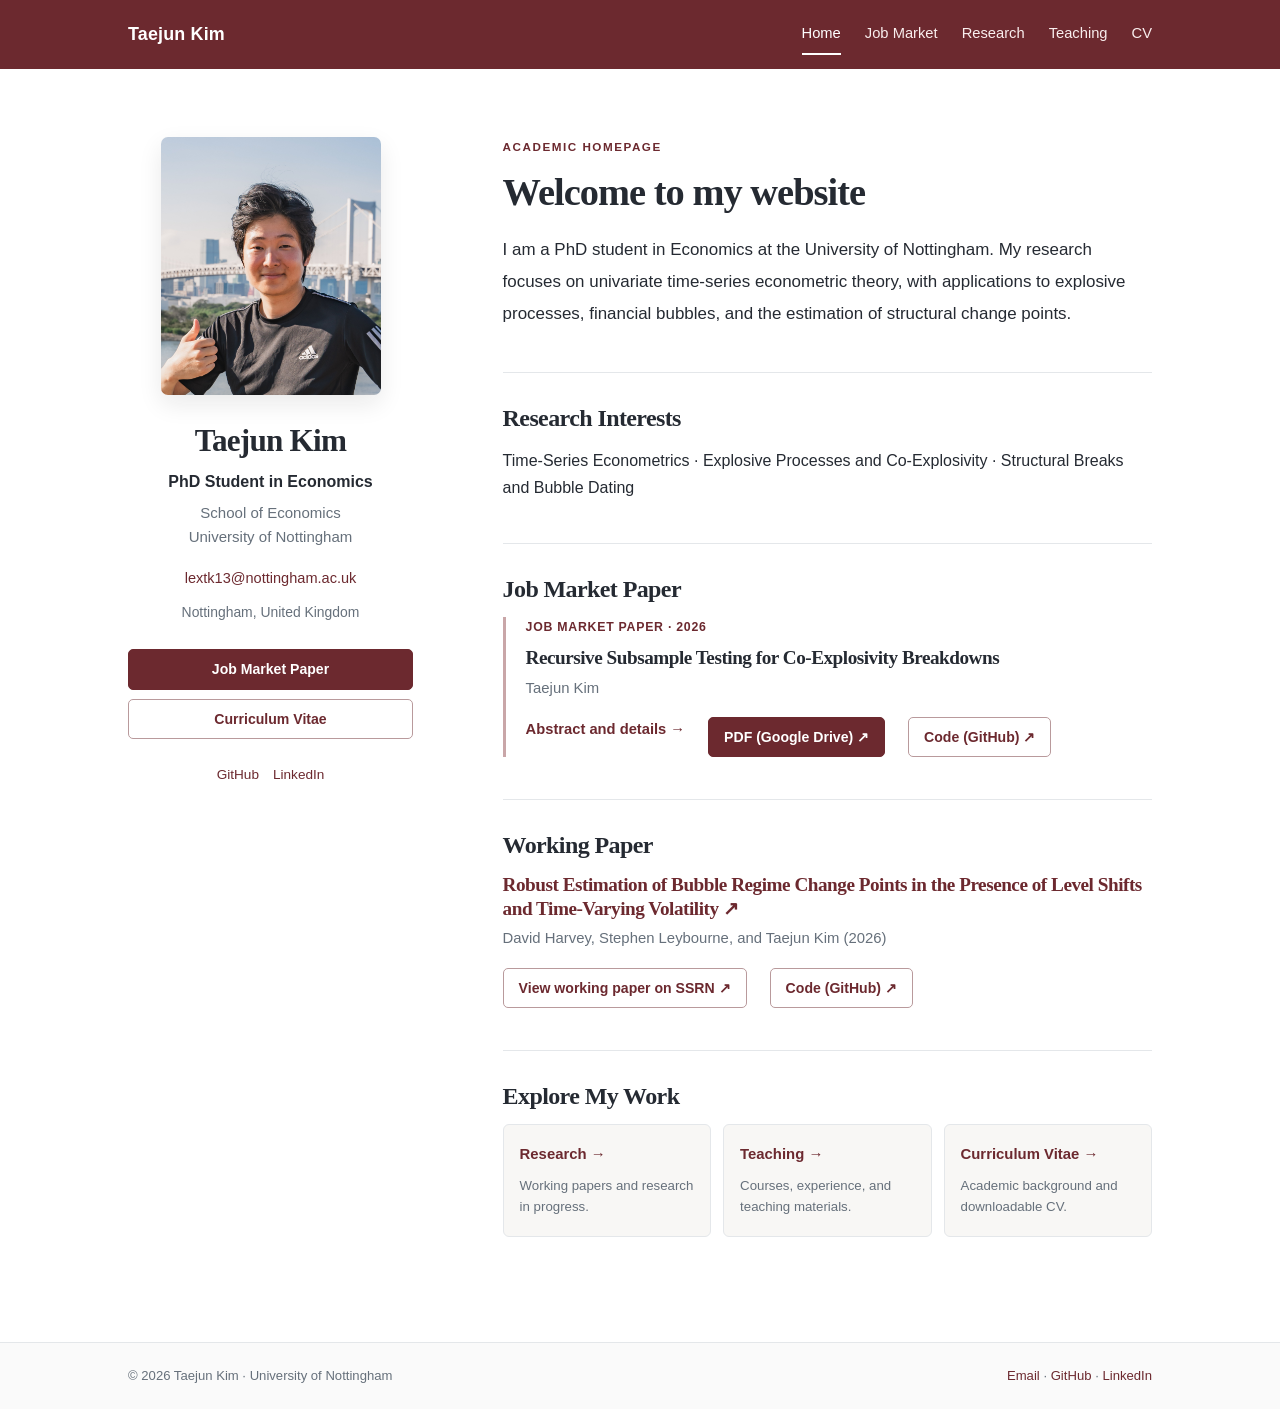
<file: docs/index.html>
<!doctype html>
<html lang="en">
<head>
  <meta charset="utf-8">
  <meta name="viewport" content="width=device-width, initial-scale=1">
  <meta name="description" content="Taejun Kim — PhD Student in Economics at University of Nottingham. Research, job market paper, teaching, and CV.">
  <title>Home | Taejun Kim</title>
  <link rel="stylesheet" href="assets/styles.css">
</head>
<body>
  <a class="skip-link" href="#main">Skip to main content</a>
  <header class="site-header">
    <div class="nav-shell">
      <a class="site-brand" href="index.html">Taejun Kim</a>
      <nav class="nav-links" aria-label="Main navigation">
        <a href="index.html" aria-current="page">Home</a>
        <a href="jobmarket.html" >Job Market</a>
        <a href="research.html" >Research</a>
        <a href="teaching.html" >Teaching</a>
        <a href="cv.html" >CV</a>
      </nav>
    </div>
  </header>

  <main id="main" class="page-shell">
<div class="home-grid">
  <aside class="profile-panel">
      <img class="profile-photo" src="assets/profile.jpg" alt="Portrait of Taejun Kim">
    <h1>Taejun Kim</h1>
    <p class="role">PhD Student in Economics</p>
    <p class="institution">School of Economics<br>University of Nottingham</p>
    <a class="email-link" href="mailto:lextk13@nottingham.ac.uk">lextk13@nottingham.ac.uk</a>
<p class="location">Nottingham, United Kingdom</p>    <div class="profile-actions">
      <a class="button button-solid" href="jobmarket.html">Job Market Paper</a>
      <a class="button button-outline" href="cv.html">Curriculum Vitae</a>
    </div>
      <div class="social-links">
<a href="https://github.com/teejuun123-dev">GitHub</a><a href="https://www.linkedin.com/in/taejun-kim-a234b7149/" target="_blank" rel="noopener noreferrer">LinkedIn</a>      </div>
  </aside>

  <div class="home-content">
    <p class="eyebrow">Academic Homepage</p>
    <h2 class="welcome-title">Welcome to my website</h2>
    <p class="lead">I am a PhD student in Economics at the University of Nottingham. My research focuses on univariate time-series econometric theory, with applications to explosive processes, financial bubbles, and the estimation of structural change points.</p>

    <section class="section-block" aria-labelledby="interests-heading">
      <h2 id="interests-heading">Research Interests</h2>
      <p>Time-Series Econometrics · Explosive Processes and Co-Explosivity · Structural Breaks and Bubble Dating</p>
    </section>

    <section class="section-block" aria-labelledby="jmb-heading">
      <h2 id="jmb-heading">Job Market Paper</h2>
      <div class="featured-paper">
        <p class="paper-kicker">Job Market Paper · 2026</p>
        <h3><a href="jobmarket.html">Recursive Subsample Testing for Co-Explosivity Breakdowns</a></h3>
        <p class="muted">Taejun Kim</p>
        <p></p>
        <div class="resource-links">
          <a href="jobmarket.html">Abstract and details →</a>
<a class="button button-solid" href="https://drive.google.com/file/d/1rCjl1uoClClzIveW8x3iBroIBQDiQ9-v/view?usp=drive_link" target="_blank" rel="noopener noreferrer">PDF (Google Drive) ↗</a>
<a class="button button-outline" href="https://github.com/teejuun123-dev/recursive-coexplosivity-breakdowns" target="_blank" rel="noopener noreferrer">Code (GitHub) ↗</a>        </div>
      </div>
    </section>

    <section class="section-block" aria-labelledby="working-paper-heading">
      <h2 id="working-paper-heading">Working Paper</h2>
      <h3><a href="https://papers.ssrn.com/sol3/papers.cfm?abstract_id=7692000" target="_blank" rel="noopener noreferrer">Robust Estimation of Bubble Regime Change Points in the Presence of Level Shifts and Time-Varying Volatility ↗</a></h3>
      <p class="muted">David Harvey, Stephen Leybourne, and Taejun Kim (2026)</p>
      <div class="resource-links">
        <a class="button button-outline" href="https://papers.ssrn.com/sol3/papers.cfm?abstract_id=7692000" target="_blank" rel="noopener noreferrer">View working paper on SSRN ↗</a>
        <a class="button button-outline" href="https://github.com/teejuun123-dev/sBIC_level_shift" target="_blank" rel="noopener noreferrer">Code (GitHub) ↗</a>
      </div>
    </section>

    <section class="section-block" aria-labelledby="explore-heading">
      <h2 id="explore-heading">Explore My Work</h2>
      <div class="explore-cards">
        <a class="explore-card" href="research.html"><strong>Research →</strong><span>Working papers and research in progress.</span></a>
        <a class="explore-card" href="teaching.html"><strong>Teaching →</strong><span>Courses, experience, and teaching materials.</span></a>
        <a class="explore-card" href="cv.html"><strong>Curriculum Vitae →</strong><span>Academic background and downloadable CV.</span></a>
      </div>
    </section>
  </div>
</div>
  </main>

  <footer class="site-footer">
    <div class="footer-shell">
      <span>© 2026 Taejun Kim · University of Nottingham</span>
      <span><a href="mailto:lextk13@nottingham.ac.uk">Email</a> · <a href="https://github.com/teejuun123-dev">GitHub</a> · <a href="https://www.linkedin.com/in/taejun-kim-a234b7149/" target="_blank" rel="noopener noreferrer">LinkedIn</a></span>
    </div>
  </footer>
</body>
</html>
</file>
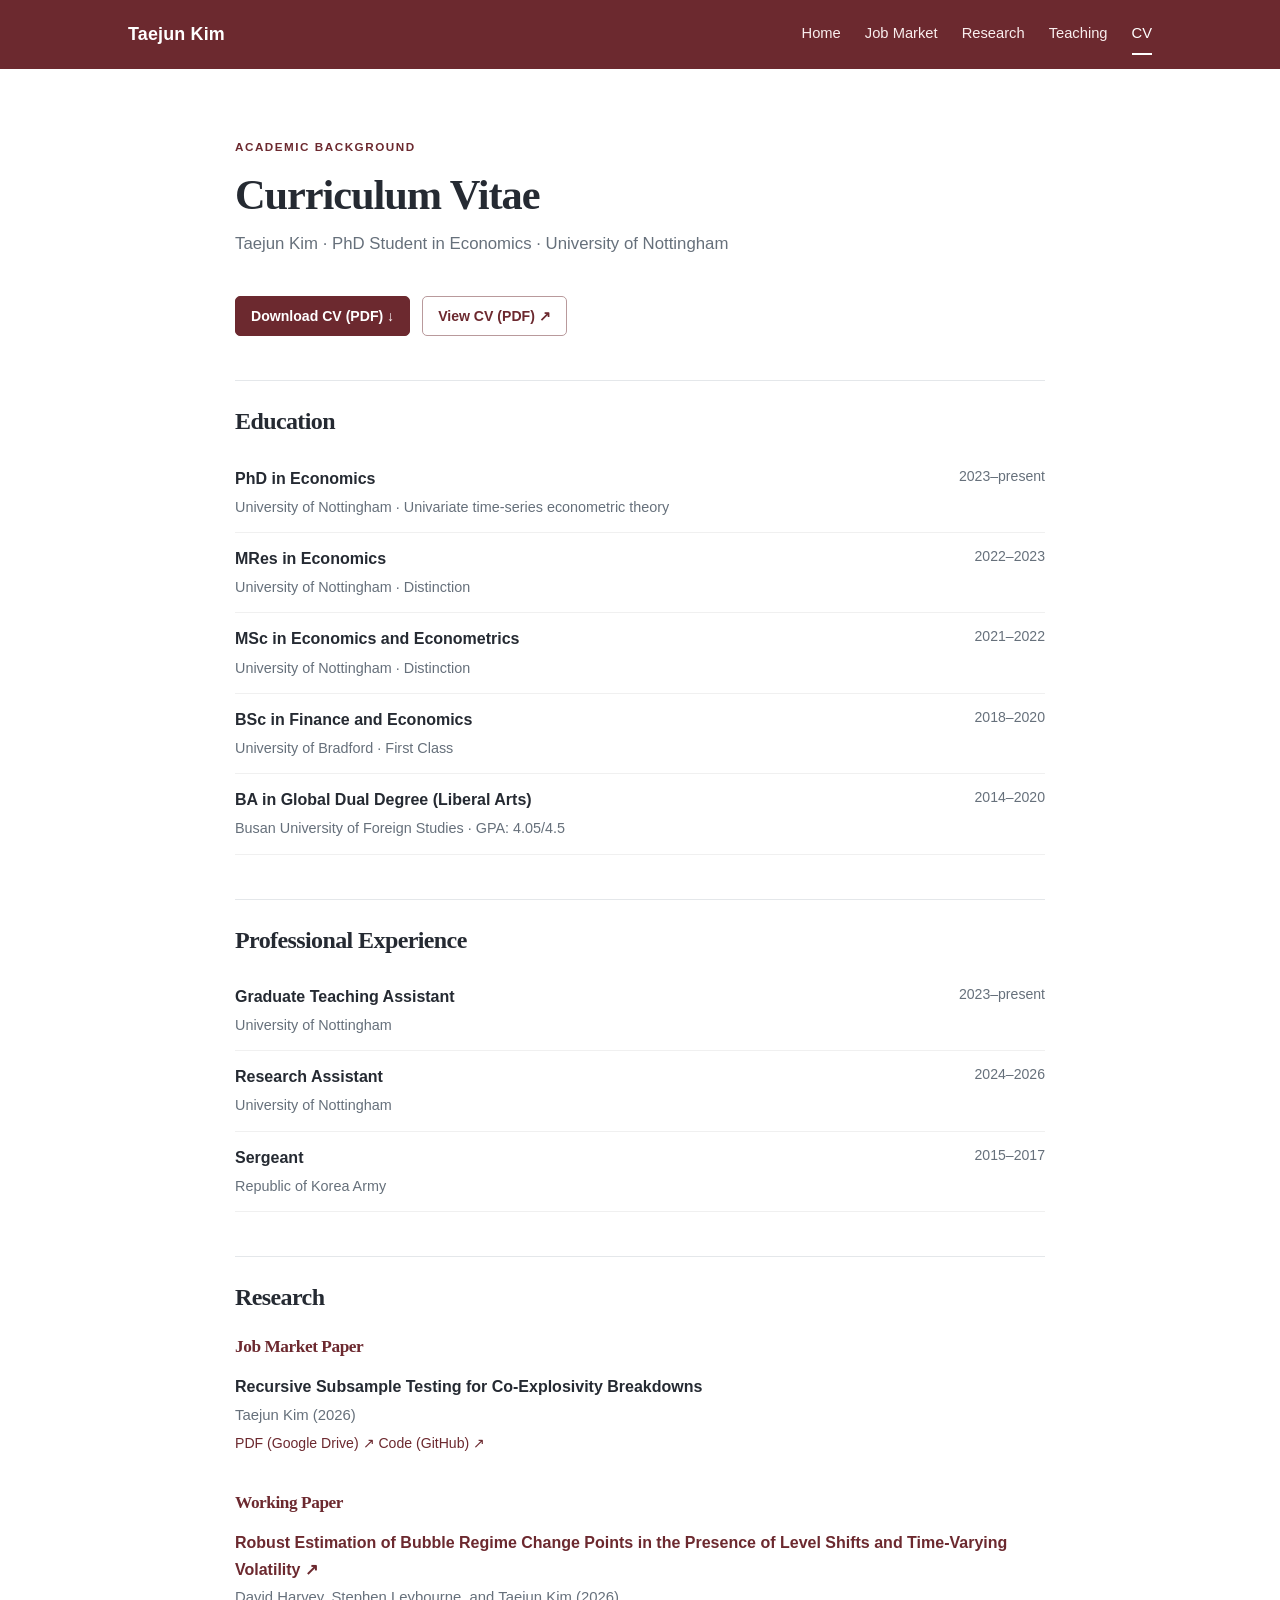
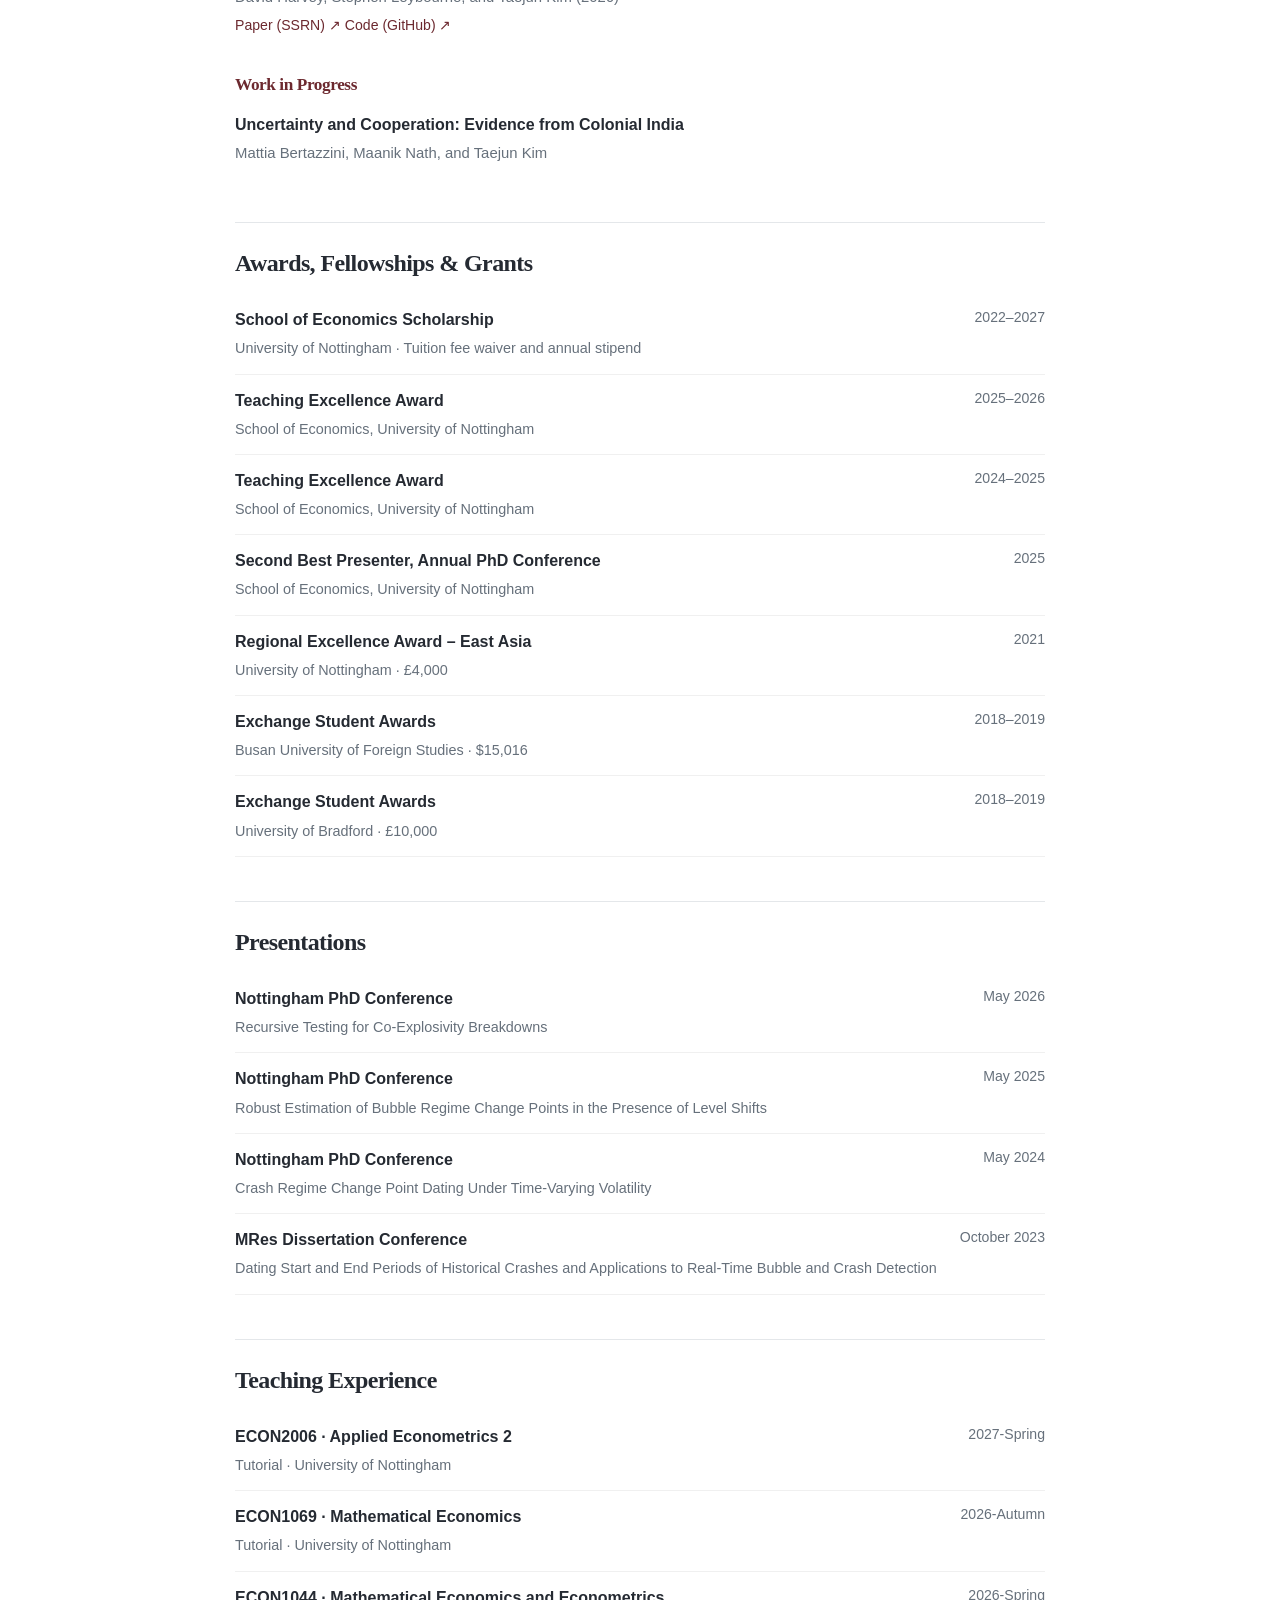
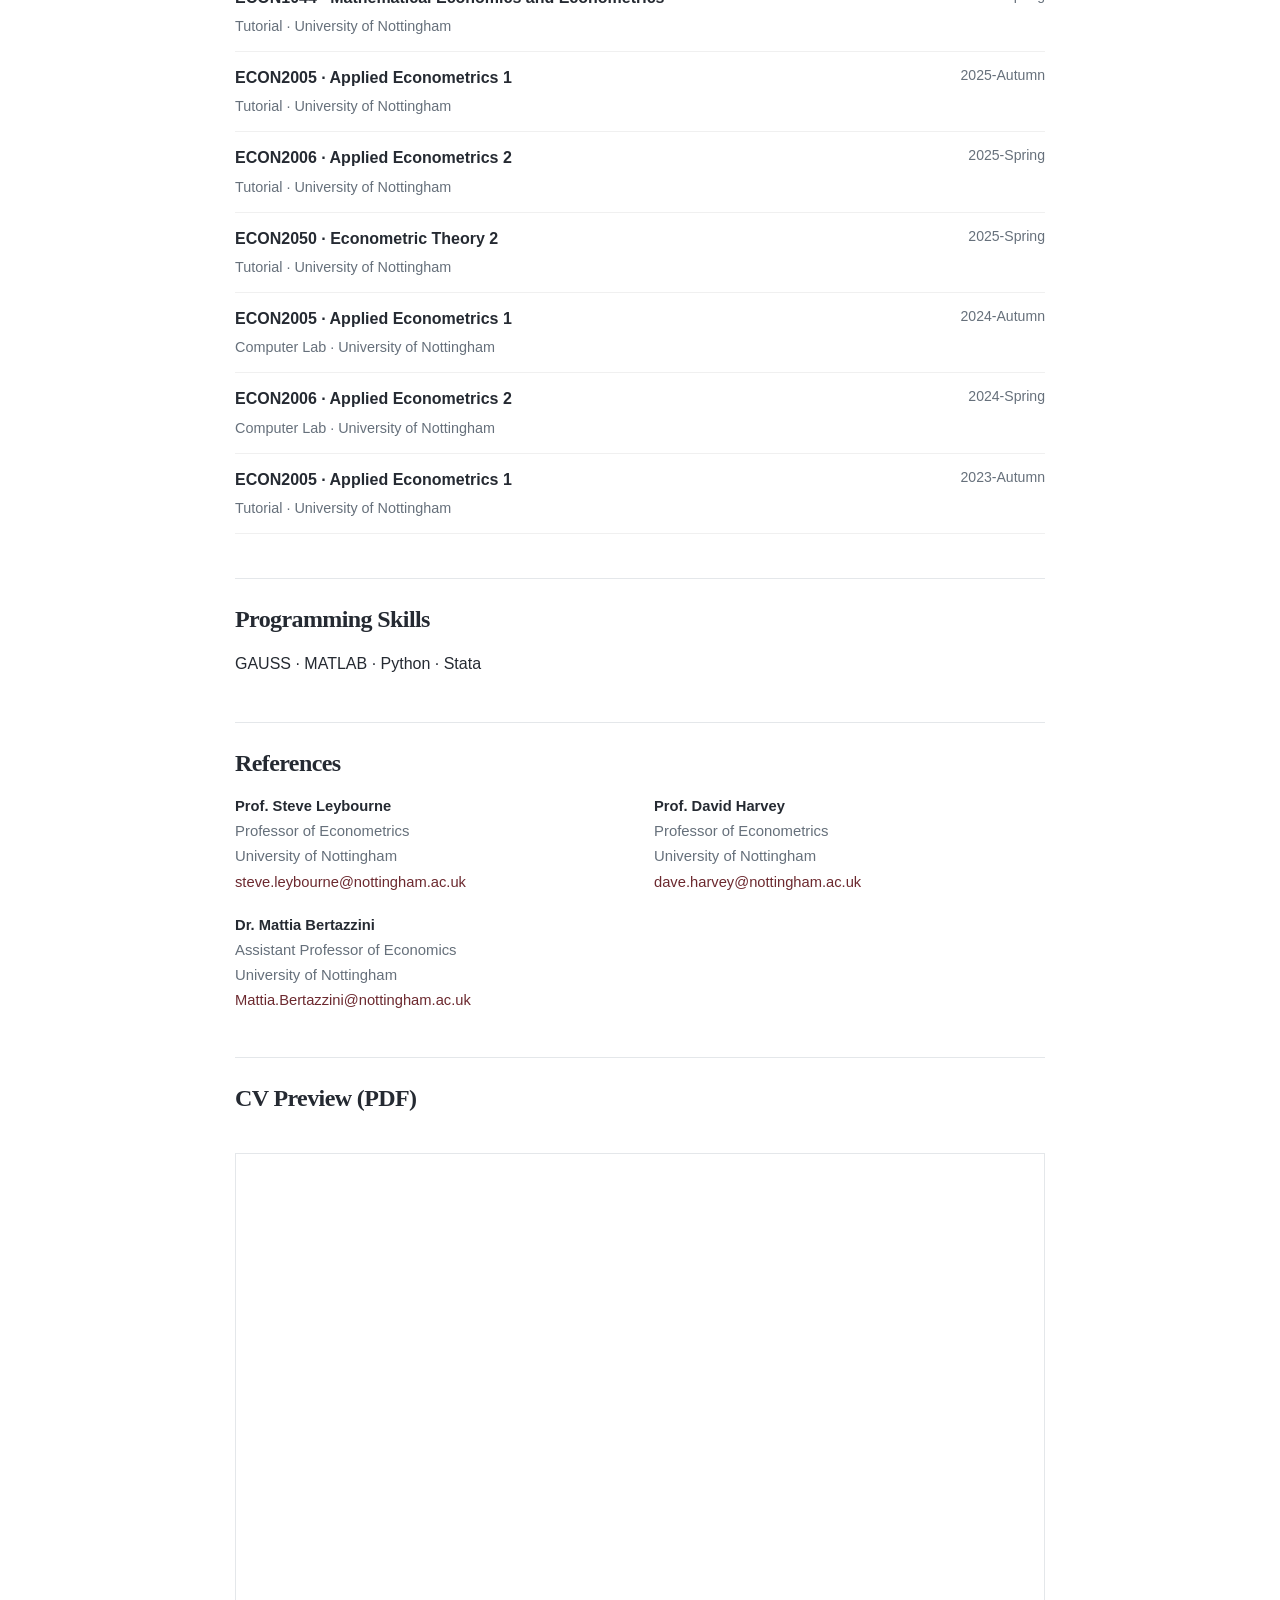
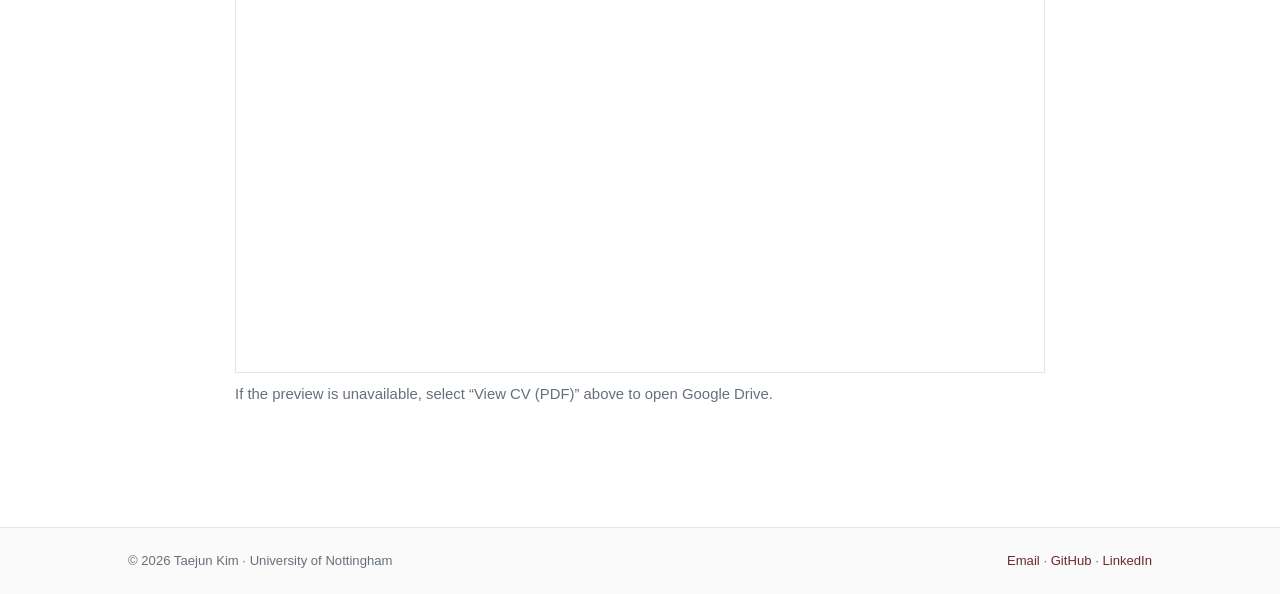
<file: docs/cv.html>
<!doctype html>
<html lang="en">
<head>
  <meta charset="utf-8">
  <meta name="viewport" content="width=device-width, initial-scale=1">
  <meta name="description" content="Taejun Kim — PhD Student in Economics at University of Nottingham. Research, job market paper, teaching, and CV.">
  <title>CV | Taejun Kim</title>
  <link rel="stylesheet" href="assets/styles.css">
</head>
<body>
  <a class="skip-link" href="#main">Skip to main content</a>
  <header class="site-header">
    <div class="nav-shell">
      <a class="site-brand" href="index.html">Taejun Kim</a>
      <nav class="nav-links" aria-label="Main navigation">
        <a href="index.html" >Home</a>
        <a href="jobmarket.html" >Job Market</a>
        <a href="research.html" >Research</a>
        <a href="teaching.html" >Teaching</a>
        <a href="cv.html" aria-current="page">CV</a>
      </nav>
    </div>
  </header>

  <main id="main" class="page-shell">
<div class="content-page cv-full-page">
  <p class="eyebrow">Academic background</p>
  <h1>Curriculum Vitae</h1>
  <p class="page-intro">Taejun Kim · PhD Student in Economics · University of Nottingham</p>
    <div class="cv-toolbar">
      <a class="button button-solid" href="https://drive.google.com/uc?export=download&amp;id=1peuKnUWDfce03uCHSuPCeDYzaaOVr_I0" target="_blank" rel="noopener noreferrer">Download CV (PDF) ↓</a>
      <a class="button button-outline" href="https://drive.google.com/file/d/1peuKnUWDfce03uCHSuPCeDYzaaOVr_I0/view?usp=sharing" target="_blank" rel="noopener noreferrer">View CV (PDF) ↗</a>
    </div>

  <section class="cv-section" aria-labelledby="education-heading">
    <h2 id="education-heading">Education</h2>
      <div class="cv-entry">
        <div><strong>PhD in Economics</strong><br><span class="muted">University of Nottingham · Univariate time-series econometric theory</span></div>
        <span class="term">2023–present</span>
      </div>
      <div class="cv-entry">
        <div><strong>MRes in Economics</strong><br><span class="muted">University of Nottingham · Distinction</span></div>
        <span class="term">2022–2023</span>
      </div>
      <div class="cv-entry">
        <div><strong>MSc in Economics and Econometrics</strong><br><span class="muted">University of Nottingham · Distinction</span></div>
        <span class="term">2021–2022</span>
      </div>
      <div class="cv-entry">
        <div><strong>BSc in Finance and Economics</strong><br><span class="muted">University of Bradford · First Class</span></div>
        <span class="term">2018–2020</span>
      </div>
      <div class="cv-entry">
        <div><strong>BA in Global Dual Degree (Liberal Arts)</strong><br><span class="muted">Busan University of Foreign Studies · GPA: 4.05/4.5</span></div>
        <span class="term">2014–2020</span>
      </div>
  </section>

  <section class="cv-section" aria-labelledby="experience-heading">
    <h2 id="experience-heading">Professional Experience</h2>
      <div class="cv-entry">
        <div><strong>Graduate Teaching Assistant</strong><br><span class="muted">University of Nottingham</span></div>
        <span class="term">2023–present</span>
      </div>
      <div class="cv-entry">
        <div><strong>Research Assistant</strong><br><span class="muted">University of Nottingham</span></div>
        <span class="term">2024–2026</span>
      </div>
      <div class="cv-entry">
        <div><strong>Sergeant</strong><br><span class="muted">Republic of Korea Army</span></div>
        <span class="term">2015–2017</span>
      </div>
  </section>

  <section class="cv-section" aria-labelledby="research-heading">
    <h2 id="research-heading">Research</h2>
      <h3 class="cv-research-heading">Job Market Paper</h3>
        <div class="cv-paper-entry">
          <strong>Recursive Subsample Testing for Co-Explosivity Breakdowns</strong><br>
          <span class="muted">Taejun Kim (2026)</span>
          <div class="cv-paper-download">
            <a href="https://drive.google.com/file/d/1rCjl1uoClClzIveW8x3iBroIBQDiQ9-v/view?usp=drive_link" target="_blank" rel="noopener noreferrer">PDF (Google Drive) ↗</a>
            <a href="https://github.com/teejuun123-dev/recursive-coexplosivity-breakdowns" target="_blank" rel="noopener noreferrer">Code (GitHub) ↗</a>
          </div>
        </div>
      <h3 class="cv-research-heading">Working Paper</h3>
        <div class="cv-paper-entry">
          <strong><a href="https://papers.ssrn.com/sol3/papers.cfm?abstract_id=7692000" target="_blank" rel="noopener noreferrer">Robust Estimation of Bubble Regime Change Points in the Presence of Level Shifts and Time-Varying Volatility ↗</a></strong><br>
          <span class="muted">David Harvey, Stephen Leybourne, and Taejun Kim (2026)</span>
          <div class="cv-paper-download">
            <a href="https://papers.ssrn.com/sol3/papers.cfm?abstract_id=7692000" target="_blank" rel="noopener noreferrer">Paper (SSRN) ↗</a>
            <a href="https://github.com/teejuun123-dev/sBIC_level_shift" target="_blank" rel="noopener noreferrer">Code (GitHub) ↗</a>
          </div>
        </div>
      <h3 class="cv-research-heading">Work in Progress</h3>
        <div class="cv-paper-entry">
          <strong>Uncertainty and Cooperation: Evidence from Colonial India</strong><br>
          <span class="muted">Mattia Bertazzini, Maanik Nath, and Taejun Kim</span>
        </div>
  </section>

  <section class="cv-section" aria-labelledby="awards-heading">
    <h2 id="awards-heading">Awards, Fellowships &amp; Grants</h2>
      <div class="cv-entry">
        <div><strong>School of Economics Scholarship</strong><br><span class="muted">University of Nottingham · Tuition fee waiver and annual stipend</span></div>
        <span class="term">2022–2027</span>
      </div>
      <div class="cv-entry">
        <div><strong>Teaching Excellence Award</strong><br><span class="muted">School of Economics, University of Nottingham</span></div>
        <span class="term">2025–2026</span>
      </div>
      <div class="cv-entry">
        <div><strong>Teaching Excellence Award</strong><br><span class="muted">School of Economics, University of Nottingham</span></div>
        <span class="term">2024–2025</span>
      </div>
      <div class="cv-entry">
        <div><strong>Second Best Presenter, Annual PhD Conference</strong><br><span class="muted">School of Economics, University of Nottingham</span></div>
        <span class="term">2025</span>
      </div>
      <div class="cv-entry">
        <div><strong>Regional Excellence Award – East Asia</strong><br><span class="muted">University of Nottingham · £4,000</span></div>
        <span class="term">2021</span>
      </div>
      <div class="cv-entry">
        <div><strong>Exchange Student Awards</strong><br><span class="muted">Busan University of Foreign Studies · $15,016</span></div>
        <span class="term">2018–2019</span>
      </div>
      <div class="cv-entry">
        <div><strong>Exchange Student Awards</strong><br><span class="muted">University of Bradford · £10,000</span></div>
        <span class="term">2018–2019</span>
      </div>
  </section>

  <section class="cv-section" aria-labelledby="presentations-heading">
    <h2 id="presentations-heading">Presentations</h2>
      <div class="cv-entry">
        <div><strong>Nottingham PhD Conference</strong><br><span class="muted">Recursive Testing for Co-Explosivity Breakdowns</span></div>
        <span class="term">May 2026</span>
      </div>
      <div class="cv-entry">
        <div><strong>Nottingham PhD Conference</strong><br><span class="muted">Robust Estimation of Bubble Regime Change Points in the Presence of Level Shifts</span></div>
        <span class="term">May 2025</span>
      </div>
      <div class="cv-entry">
        <div><strong>Nottingham PhD Conference</strong><br><span class="muted">Crash Regime Change Point Dating Under Time-Varying Volatility</span></div>
        <span class="term">May 2024</span>
      </div>
      <div class="cv-entry">
        <div><strong>MRes Dissertation Conference</strong><br><span class="muted">Dating Start and End Periods of Historical Crashes and Applications to Real-Time Bubble and Crash Detection</span></div>
        <span class="term">October 2023</span>
      </div>
  </section>

  <section class="cv-section" aria-labelledby="teaching-heading">
    <h2 id="teaching-heading">Teaching Experience</h2>
      <div class="cv-entry">
        <div><strong>ECON2006 · Applied Econometrics 2</strong><br><span class="muted">Tutorial · University of Nottingham</span></div>
        <span class="term">2027-Spring</span>
      </div>
      <div class="cv-entry">
        <div><strong>ECON1069 · Mathematical Economics</strong><br><span class="muted">Tutorial · University of Nottingham</span></div>
        <span class="term">2026-Autumn</span>
      </div>
      <div class="cv-entry">
        <div><strong>ECON1044 · Mathematical Economics and Econometrics</strong><br><span class="muted">Tutorial · University of Nottingham</span></div>
        <span class="term">2026-Spring</span>
      </div>
      <div class="cv-entry">
        <div><strong>ECON2005 · Applied Econometrics 1</strong><br><span class="muted">Tutorial · University of Nottingham</span></div>
        <span class="term">2025-Autumn</span>
      </div>
      <div class="cv-entry">
        <div><strong>ECON2006 · Applied Econometrics 2</strong><br><span class="muted">Tutorial · University of Nottingham</span></div>
        <span class="term">2025-Spring</span>
      </div>
      <div class="cv-entry">
        <div><strong>ECON2050 · Econometric Theory 2</strong><br><span class="muted">Tutorial · University of Nottingham</span></div>
        <span class="term">2025-Spring</span>
      </div>
      <div class="cv-entry">
        <div><strong>ECON2005 · Applied Econometrics 1</strong><br><span class="muted">Computer Lab · University of Nottingham</span></div>
        <span class="term">2024-Autumn</span>
      </div>
      <div class="cv-entry">
        <div><strong>ECON2006 · Applied Econometrics 2</strong><br><span class="muted">Computer Lab · University of Nottingham</span></div>
        <span class="term">2024-Spring</span>
      </div>
      <div class="cv-entry">
        <div><strong>ECON2005 · Applied Econometrics 1</strong><br><span class="muted">Tutorial · University of Nottingham</span></div>
        <span class="term">2023-Autumn</span>
      </div>
  </section>

  <section class="cv-section" aria-labelledby="skills-heading">
    <h2 id="skills-heading">Programming Skills</h2>
    <p>GAUSS · MATLAB · Python · Stata</p>
  </section>

  <section class="cv-section" aria-labelledby="references-heading">
    <h2 id="references-heading">References</h2>
    <div class="reference-grid">
        <div class="reference">
          <strong>Prof. Steve Leybourne</strong><br>
          <span class="muted">Professor of Econometrics<br>University of Nottingham</span><br>
          <a href="mailto:steve.leybourne@nottingham.ac.uk">steve.leybourne@nottingham.ac.uk</a>
        </div>
        <div class="reference">
          <strong>Prof. David Harvey</strong><br>
          <span class="muted">Professor of Econometrics<br>University of Nottingham</span><br>
          <a href="mailto:dave.harvey@nottingham.ac.uk">dave.harvey@nottingham.ac.uk</a>
        </div>
        <div class="reference">
          <strong>Dr. Mattia Bertazzini</strong><br>
          <span class="muted">Assistant Professor of Economics<br>University of Nottingham</span><br>
          <a href="mailto:Mattia.Bertazzini@nottingham.ac.uk">Mattia.Bertazzini@nottingham.ac.uk</a>
        </div>
    </div>
  </section>

    <section class="cv-section" aria-labelledby="preview-heading">
      <h2 id="preview-heading">CV Preview (PDF)</h2>
      <iframe class="cv-frame" title="Curriculum Vitae PDF preview" loading="lazy" src="https://drive.google.com/file/d/1peuKnUWDfce03uCHSuPCeDYzaaOVr_I0/preview" allowfullscreen></iframe>
      <p class="muted">If the preview is unavailable, select “View CV (PDF)” above to open Google Drive.</p>
    </section>
</div>
  </main>

  <footer class="site-footer">
    <div class="footer-shell">
      <span>© 2026 Taejun Kim · University of Nottingham</span>
      <span><a href="mailto:lextk13@nottingham.ac.uk">Email</a> · <a href="https://github.com/teejuun123-dev">GitHub</a> · <a href="https://www.linkedin.com/in/taejun-kim-a234b7149/" target="_blank" rel="noopener noreferrer">LinkedIn</a></span>
    </div>
  </footer>
</body>
</html>
</file>
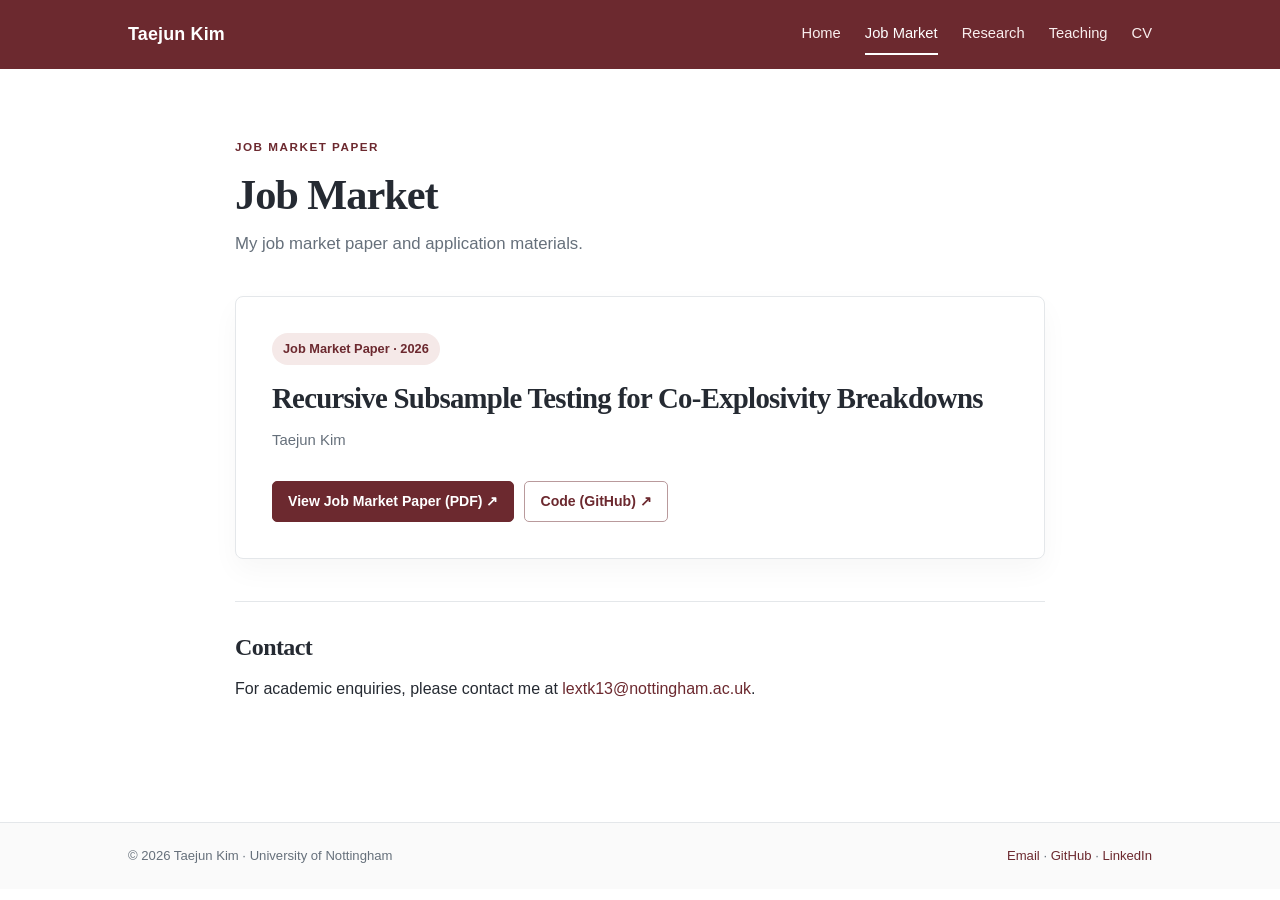
<file: docs/jobmarket.html>
<!doctype html>
<html lang="en">
<head>
  <meta charset="utf-8">
  <meta name="viewport" content="width=device-width, initial-scale=1">
  <meta name="description" content="Taejun Kim — PhD Student in Economics at University of Nottingham. Research, job market paper, teaching, and CV.">
  <title>Job Market | Taejun Kim</title>
  <link rel="stylesheet" href="assets/styles.css">
</head>
<body>
  <a class="skip-link" href="#main">Skip to main content</a>
  <header class="site-header">
    <div class="nav-shell">
      <a class="site-brand" href="index.html">Taejun Kim</a>
      <nav class="nav-links" aria-label="Main navigation">
        <a href="index.html" >Home</a>
        <a href="jobmarket.html" aria-current="page">Job Market</a>
        <a href="research.html" >Research</a>
        <a href="teaching.html" >Teaching</a>
        <a href="cv.html" >CV</a>
      </nav>
    </div>
  </header>

  <main id="main" class="page-shell">
<div class="content-page">
  <p class="eyebrow">Job market paper</p>
  <h1>Job Market</h1>
  <p class="page-intro">My job market paper and application materials.</p>
  <article class="paper-detail">
    <span class="tag">Job Market Paper · 2026</span>
    <h2>Recursive Subsample Testing for Co-Explosivity Breakdowns</h2>
    <p class="muted">Taejun Kim</p>
    <div class="download-actions">
<a class="button button-solid" href="https://drive.google.com/file/d/1rCjl1uoClClzIveW8x3iBroIBQDiQ9-v/view?usp=drive_link" target="_blank" rel="noopener noreferrer">View Job Market Paper (PDF) ↗</a>
<a class="button button-outline" href="https://github.com/teejuun123-dev/recursive-coexplosivity-breakdowns" target="_blank" rel="noopener noreferrer">Code (GitHub) ↗</a>
    </div>
  </article>
  <section class="section-block">
    <h2>Contact</h2>
    <p>For academic enquiries, please contact me at <a href="mailto:lextk13@nottingham.ac.uk">lextk13@nottingham.ac.uk</a>.</p>
  </section>
</div>
  </main>

  <footer class="site-footer">
    <div class="footer-shell">
      <span>© 2026 Taejun Kim · University of Nottingham</span>
      <span><a href="mailto:lextk13@nottingham.ac.uk">Email</a> · <a href="https://github.com/teejuun123-dev">GitHub</a> · <a href="https://www.linkedin.com/in/taejun-kim-a234b7149/" target="_blank" rel="noopener noreferrer">LinkedIn</a></span>
    </div>
  </footer>
</body>
</html>
</file>
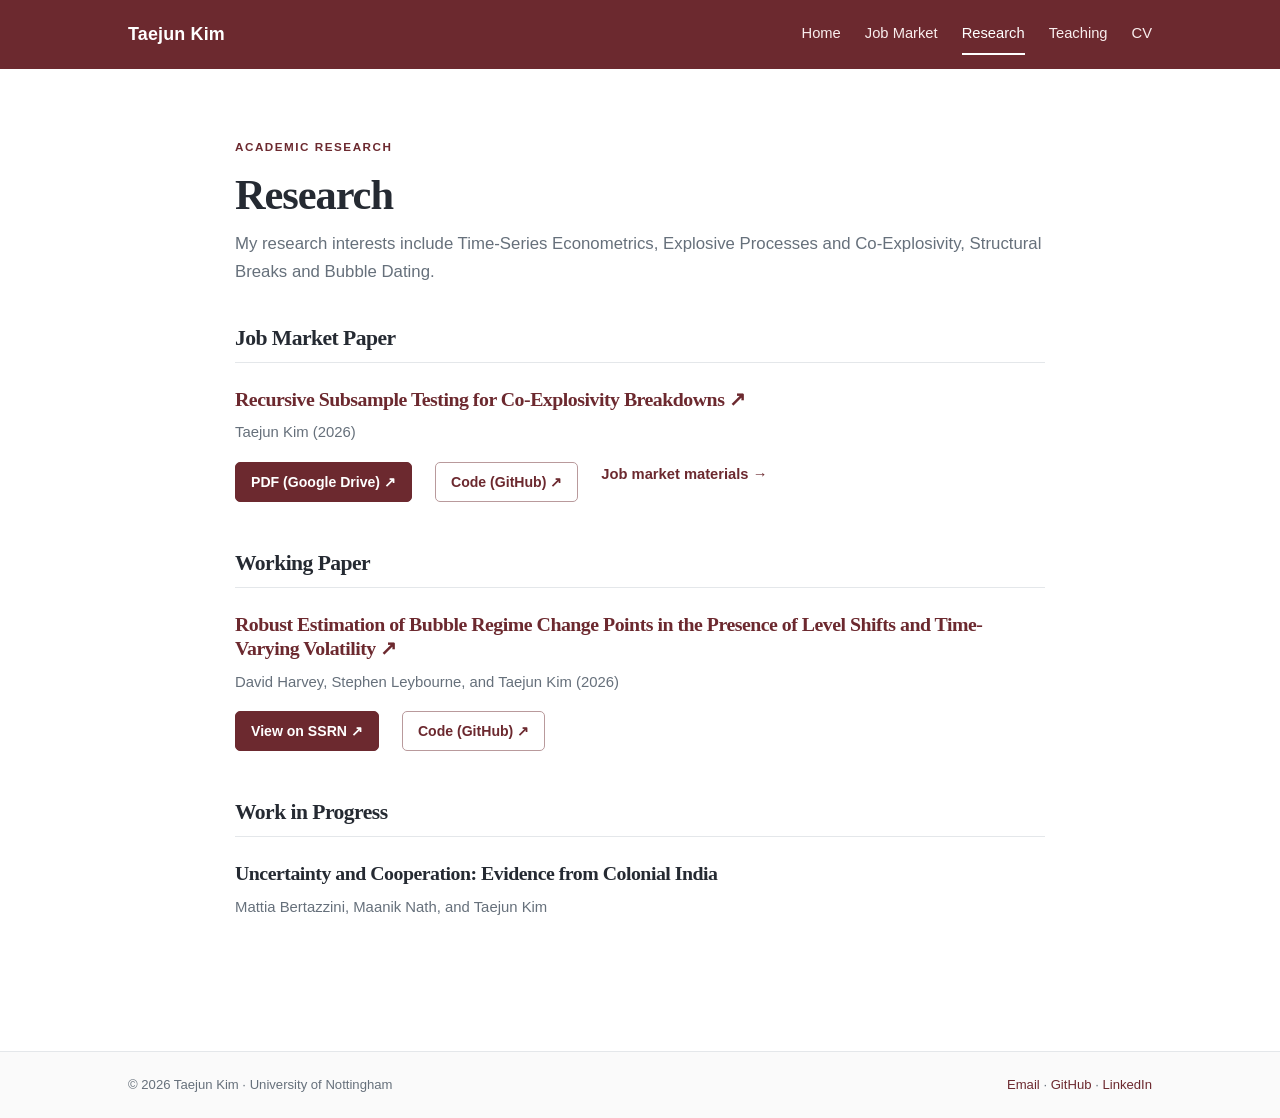
<file: docs/research.html>
<!doctype html>
<html lang="en">
<head>
  <meta charset="utf-8">
  <meta name="viewport" content="width=device-width, initial-scale=1">
  <meta name="description" content="Taejun Kim — PhD Student in Economics at University of Nottingham. Research, job market paper, teaching, and CV.">
  <title>Research | Taejun Kim</title>
  <link rel="stylesheet" href="assets/styles.css">
</head>
<body>
  <a class="skip-link" href="#main">Skip to main content</a>
  <header class="site-header">
    <div class="nav-shell">
      <a class="site-brand" href="index.html">Taejun Kim</a>
      <nav class="nav-links" aria-label="Main navigation">
        <a href="index.html" >Home</a>
        <a href="jobmarket.html" >Job Market</a>
        <a href="research.html" aria-current="page">Research</a>
        <a href="teaching.html" >Teaching</a>
        <a href="cv.html" >CV</a>
      </nav>
    </div>
  </header>

  <main id="main" class="page-shell">
<div class="content-page">
  <p class="eyebrow">Academic research</p>
  <h1>Research</h1>
  <p class="page-intro">My research interests include Time-Series Econometrics, Explosive Processes and Co-Explosivity, Structural Breaks and Bubble Dating.</p>
  <section class="research-category">
    <h2 class="category-heading">Job Market Paper</h2>
    <article class="paper-listing">
      <h3><a href="https://drive.google.com/file/d/1rCjl1uoClClzIveW8x3iBroIBQDiQ9-v/view?usp=drive_link" target="_blank" rel="noopener noreferrer">Recursive Subsample Testing for Co-Explosivity Breakdowns ↗</a></h3>
      <p class="muted">Taejun Kim (2026)</p>
      <div class="resource-links">
<a class="button button-solid" href="https://drive.google.com/file/d/1rCjl1uoClClzIveW8x3iBroIBQDiQ9-v/view?usp=drive_link" target="_blank" rel="noopener noreferrer">PDF (Google Drive) ↗</a>
<a class="button button-outline" href="https://github.com/teejuun123-dev/recursive-coexplosivity-breakdowns" target="_blank" rel="noopener noreferrer">Code (GitHub) ↗</a><a href="jobmarket.html">Job market materials →</a>      </div>
    </article>
  </section>
  <section class="research-category">
    <h2 class="category-heading">Working Paper</h2>
    <article class="paper-listing">
      <h3><a href="https://papers.ssrn.com/sol3/papers.cfm?abstract_id=7692000" target="_blank" rel="noopener noreferrer" title="View on SSRN: Robust Estimation of Bubble Regime Change Points in the Presence of Level Shifts and Time-Varying Volatility">Robust Estimation of Bubble Regime Change Points in the Presence of Level Shifts and Time-Varying Volatility ↗</a></h3>
      <p class="muted">David Harvey, Stephen Leybourne, and Taejun Kim (2026)</p>
      <div class="resource-links">
<a class="button button-solid" href="https://papers.ssrn.com/sol3/papers.cfm?abstract_id=7692000" target="_blank" rel="noopener noreferrer">View on SSRN ↗</a>
        <a class="button button-outline" href="https://github.com/teejuun123-dev/sBIC_level_shift" target="_blank" rel="noopener noreferrer">Code (GitHub) ↗</a>      </div>
    </article>
  </section>
  <section class="research-category">
    <h2 class="category-heading">Work in Progress</h2>
    <article class="paper-listing">
      <h3>Uncertainty and Cooperation: Evidence from Colonial India</h3>
      <p class="muted">Mattia Bertazzini, Maanik Nath, and Taejun Kim</p>
      <div class="resource-links">
      </div>
    </article>
  </section>
</div>
  </main>

  <footer class="site-footer">
    <div class="footer-shell">
      <span>© 2026 Taejun Kim · University of Nottingham</span>
      <span><a href="mailto:lextk13@nottingham.ac.uk">Email</a> · <a href="https://github.com/teejuun123-dev">GitHub</a> · <a href="https://www.linkedin.com/in/taejun-kim-a234b7149/" target="_blank" rel="noopener noreferrer">LinkedIn</a></span>
    </div>
  </footer>
</body>
</html>
</file>
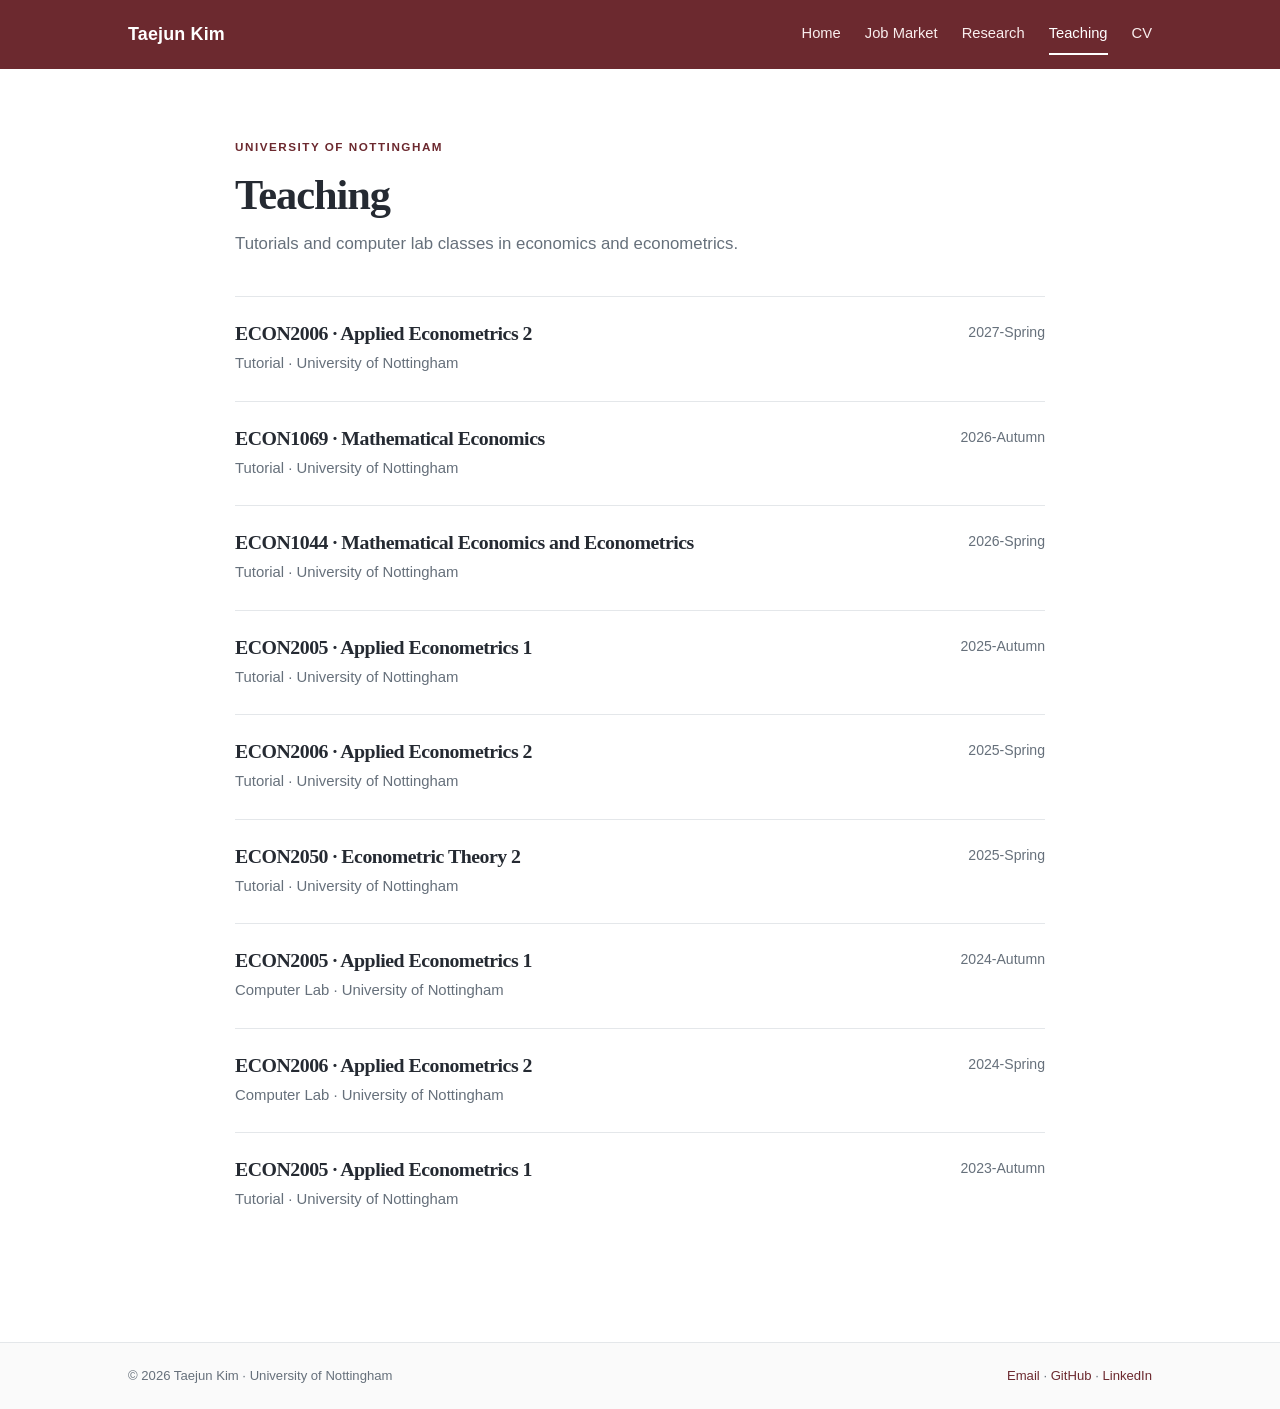
<file: docs/teaching.html>
<!doctype html>
<html lang="en">
<head>
  <meta charset="utf-8">
  <meta name="viewport" content="width=device-width, initial-scale=1">
  <meta name="description" content="Taejun Kim — PhD Student in Economics at University of Nottingham. Research, job market paper, teaching, and CV.">
  <title>Teaching | Taejun Kim</title>
  <link rel="stylesheet" href="assets/styles.css">
</head>
<body>
  <a class="skip-link" href="#main">Skip to main content</a>
  <header class="site-header">
    <div class="nav-shell">
      <a class="site-brand" href="index.html">Taejun Kim</a>
      <nav class="nav-links" aria-label="Main navigation">
        <a href="index.html" >Home</a>
        <a href="jobmarket.html" >Job Market</a>
        <a href="research.html" >Research</a>
        <a href="teaching.html" aria-current="page">Teaching</a>
        <a href="cv.html" >CV</a>
      </nav>
    </div>
  </header>

  <main id="main" class="page-shell">
<div class="content-page">
  <p class="eyebrow">University of Nottingham</p>
  <h1>Teaching</h1>
  <p class="page-intro">Tutorials and computer lab classes in economics and econometrics.</p>
  <div class="teaching-list">
    <article class="teaching-item">
      <div>
        <h2>ECON2006 · Applied Econometrics 2</h2>
        <p class="muted">Tutorial · University of Nottingham</p>
      </div>
      <span class="term">2027-Spring</span>
    </article>
    <article class="teaching-item">
      <div>
        <h2>ECON1069 · Mathematical Economics</h2>
        <p class="muted">Tutorial · University of Nottingham</p>
      </div>
      <span class="term">2026-Autumn</span>
    </article>
    <article class="teaching-item">
      <div>
        <h2>ECON1044 · Mathematical Economics and Econometrics</h2>
        <p class="muted">Tutorial · University of Nottingham</p>
      </div>
      <span class="term">2026-Spring</span>
    </article>
    <article class="teaching-item">
      <div>
        <h2>ECON2005 · Applied Econometrics 1</h2>
        <p class="muted">Tutorial · University of Nottingham</p>
      </div>
      <span class="term">2025-Autumn</span>
    </article>
    <article class="teaching-item">
      <div>
        <h2>ECON2006 · Applied Econometrics 2</h2>
        <p class="muted">Tutorial · University of Nottingham</p>
      </div>
      <span class="term">2025-Spring</span>
    </article>
    <article class="teaching-item">
      <div>
        <h2>ECON2050 · Econometric Theory 2</h2>
        <p class="muted">Tutorial · University of Nottingham</p>
      </div>
      <span class="term">2025-Spring</span>
    </article>
    <article class="teaching-item">
      <div>
        <h2>ECON2005 · Applied Econometrics 1</h2>
        <p class="muted">Computer Lab · University of Nottingham</p>
      </div>
      <span class="term">2024-Autumn</span>
    </article>
    <article class="teaching-item">
      <div>
        <h2>ECON2006 · Applied Econometrics 2</h2>
        <p class="muted">Computer Lab · University of Nottingham</p>
      </div>
      <span class="term">2024-Spring</span>
    </article>
    <article class="teaching-item">
      <div>
        <h2>ECON2005 · Applied Econometrics 1</h2>
        <p class="muted">Tutorial · University of Nottingham</p>
      </div>
      <span class="term">2023-Autumn</span>
    </article>
  </div>
</div>
  </main>

  <footer class="site-footer">
    <div class="footer-shell">
      <span>© 2026 Taejun Kim · University of Nottingham</span>
      <span><a href="mailto:lextk13@nottingham.ac.uk">Email</a> · <a href="https://github.com/teejuun123-dev">GitHub</a> · <a href="https://www.linkedin.com/in/taejun-kim-a234b7149/" target="_blank" rel="noopener noreferrer">LinkedIn</a></span>
    </div>
  </footer>
</body>
</html>
</file>
<file: docs/assets/styles.css>
:root {
  --burgundy: #6c292f;
  --burgundy-dark: #4c1c21;
  --ink: #252a32;
  --muted: #66707b;
  --hairline: #e4e7ea;
  --paper: #ffffff;
  --soft: #f8f7f5;
  --max: 1080px;
}
* { box-sizing: border-box; }
html { scroll-behavior: smooth; }
body { margin: 0; background: var(--paper); color: var(--ink); font: 16px/1.7 -apple-system, BlinkMacSystemFont, "Segoe UI", Helvetica, Arial, sans-serif; }
a { color: var(--burgundy); text-decoration: none; }
a:hover { text-decoration: underline; }
a:focus-visible { outline: 3px solid #b08a52; outline-offset: 3px; }
img { max-width: 100%; }
h1, h2, h3 { font-family: Georgia, "Times New Roman", serif; letter-spacing: -0.025em; line-height: 1.22; }
h1 { font-size: clamp(2rem, 4vw, 2.65rem); margin: 0 0 12px; font-weight: 600; }
h2 { font-size: 1.5rem; margin: 0 0 16px; font-weight: 600; }
h3 { font-size: 1.2rem; margin: 0 0 6px; }
p { margin: 0 0 15px; }
code { padding: 2px 5px; background: #f1f1f1; border-radius: 4px; font-size: .9em; }
.skip-link { position: absolute; top: -100px; left: 10px; background: white; padding: 8px; z-index: 99; }
.skip-link:focus { top: 10px; }
.site-header { background: var(--burgundy); color: #fff; }
.nav-shell { max-width: var(--max); margin: auto; min-height: 69px; padding: 12px 28px; display: flex; justify-content: space-between; align-items: center; gap: 28px; }
.site-brand { color: white; font-size: 1.12rem; font-weight: 700; letter-spacing: .01em; white-space: nowrap; }
.site-brand:hover { text-decoration: none; }
.nav-links { display: flex; flex-wrap: wrap; gap: 4px 24px; align-items: center; }
.nav-links a { color: #f9eeee; font-size: .92rem; padding: 7px 0; border-bottom: 2px solid transparent; }
.nav-links a:hover, .nav-links a[aria-current="page"] { color: white; border-bottom-color: #fff; text-decoration: none; }
.page-shell { max-width: var(--max); margin: 0 auto; padding: 68px 28px 105px; min-height: calc(100vh - 158px); }
.home-grid { display: grid; grid-template-columns: 285px minmax(0, 1fr); gap: clamp(42px, 7vw, 92px); align-items: start; }
.profile-panel { text-align: center; }
.profile-photo { display: block; width: 220px; height: 258px; object-fit: cover; margin: 0 auto 27px; border-radius: 7px; box-shadow: 0 9px 24px rgba(18, 19, 25, .09); }
.placeholder-photo { display: flex; flex-direction: column; align-items: center; justify-content: center; background: linear-gradient(155deg,#ede2df,#dbcecc); color: var(--burgundy); }
.placeholder-photo span { font: 500 6rem Georgia, serif; line-height: 1.2; }
.placeholder-photo small { font-size: .65rem; letter-spacing: .03em; }
.profile-panel h1 { font-size: 1.95rem; margin-bottom: 8px; }
.role { font-weight: 650; margin-bottom: 6px; }
.institution { color: var(--muted); font-size: .94rem; line-height: 1.6; }
.email-link { font-size: .91rem; overflow-wrap: anywhere; }
.location { color: var(--muted); font-size: .87rem; margin-top: 9px; }
.profile-actions { display: grid; gap: 9px; margin-top: 25px; }
.button { display: inline-flex; justify-content: center; align-items: center; gap: 6px; border-radius: 5px; padding: 10px 15px; font-weight: 650; font-size: .88rem; line-height: 1.3; text-align: center; transition: background .15s ease; }
.button:hover { text-decoration: none; }
.button-solid { color: white; background: var(--burgundy); border: 1px solid var(--burgundy); }
.button-solid:hover { color: white; background: var(--burgundy-dark); }
.button-outline { color: var(--burgundy); background: white; border: 1px solid #b99a9c; }
.button-outline:hover { background: #f9f3f3; }
.social-links { display: flex; justify-content: center; flex-wrap: wrap; gap: 10px 14px; margin-top: 24px; font-size: .85rem; }
.eyebrow { color: var(--burgundy); font-size: .73rem; font-weight: 800; letter-spacing: .13em; text-transform: uppercase; margin-bottom: 12px; }
.welcome-title { font-size: clamp(1.9rem, 3.2vw, 2.4rem); margin-bottom: 18px; }
.lead { font-size: 1.06rem; line-height: 1.9; }
.section-block { margin-top: 42px; padding-top: 31px; border-top: 1px solid var(--hairline); }
.section-block > h2 { margin-bottom: 13px; }
.featured-paper { border-left: 3px solid #c9a6a8; padding-left: 20px; }
.paper-kicker { color: var(--burgundy); font-size: .77rem; font-weight: 750; letter-spacing: .06em; text-transform: uppercase; margin-bottom: 8px; }
.featured-paper h3 a { color: var(--ink); }
.featured-paper h3 a:hover { color: var(--burgundy); }
.muted { color: var(--muted); font-size: .93rem; }
.resource-links { display: flex; flex-wrap: wrap; gap: 9px 23px; margin-top: 16px; font-size: .92rem; font-weight: 650; }
.explore-cards { display: grid; grid-template-columns: repeat(3, 1fr); gap: 12px; }
.explore-card { padding: 17px 16px 18px; background: var(--soft); border: 1px solid var(--hairline); border-radius: 6px; display: flex; flex-direction: column; gap: 9px; color: var(--ink); }
.explore-card:hover { border-color: #c29ea2; text-decoration: none; }
.explore-card strong { color: var(--burgundy); font-size: .93rem; }
.explore-card span { color: var(--muted); font-size: .83rem; line-height: 1.55; }
.content-page { max-width: 810px; margin: 0 auto; }
.content-page > h1 { margin-bottom: 9px; }
.page-intro { color: var(--muted); font-size: 1.05rem; margin-bottom: 38px; }
.paper-detail { border: 1px solid var(--hairline); background: #fff; padding: clamp(20px, 4vw, 36px); border-radius: 8px; box-shadow: 0 12px 28px rgba(20, 20, 25, .035); }
.paper-detail h2 { font-size: 1.8rem; margin: 16px 0 12px; }
.paper-detail h3 { margin: 34px 0 10px; }
.tag { display: inline-block; background: #f5e9e8; padding: 5px 11px; border-radius: 99px; color: var(--burgundy); font-weight: 750; font-size: .8rem; }
.download-actions { display: flex; flex-wrap: wrap; gap: 10px; margin-top: 28px; }
.paper-listing { padding: 30px 0; border-top: 1px solid var(--hairline); }
.paper-listing h2 { font-size: 1.36rem; }
.teaching-item { display: flex; align-items: start; justify-content: space-between; gap: 15px; padding: 24px 0; border-top: 1px solid var(--hairline); }
.teaching-item h2 { font-size: 1.24rem; margin-bottom: 6px; }
.teaching-item p { margin: 0; }
.term { white-space: nowrap; color: var(--muted); font-size: .88rem; }
.notice { border-left: 3px solid #b99a9c; background: var(--soft); padding: 20px 22px; border-radius: 4px; }
.cv-frame { width: 100%; min-height: 850px; border: 1px solid var(--hairline); margin-top: 24px; }
.site-footer { border-top: 1px solid var(--hairline); background: #fafafa; }
.footer-shell { max-width: var(--max); margin: 0 auto; padding: 22px 28px; display: flex; justify-content: space-between; flex-wrap: wrap; gap: 12px; color: var(--muted); font-size: .82rem; }
@media (max-width: 800px) {
  .home-grid { grid-template-columns: 1fr; gap: 55px; }
  .profile-panel { max-width: 410px; margin: 0 auto; }
  .nav-shell { flex-direction: column; gap: 7px; padding: 14px 22px; }
  .page-shell { padding: 45px 22px 65px; }
}
@media (max-width: 520px) {
  .nav-links { justify-content: center; gap: 2px 14px; }
  .nav-links a { font-size: .84rem; }
  .explore-cards { grid-template-columns: 1fr; }
  .teaching-item { flex-direction: column; gap: 5px; }
  .download-actions .button { width: 100%; }
}
/* Research sections and detailed CV additions */
.category-heading { font-size: 1.35rem; padding-bottom: 11px; border-bottom: 1px solid var(--hairline); margin: 38px 0 4px; }
.research-category:first-of-type .category-heading { margin-top: 15px; }
.paper-listing { border-top: 0; padding: 20px 0 10px; }
.paper-listing h3 { font-size: 1.24rem; margin-bottom: 9px; }
.paper-listing .resource-links:empty { display: none; }
.cv-section { margin-top: 44px; border-top: 1px solid var(--hairline); padding-top: 26px; }
.cv-entry { display: flex; justify-content: space-between; gap: 20px; padding: 12px 0; border-bottom: 1px solid #f0f0f0; }
.cv-entry > div { min-width: 0; }
.cv-entry .muted { display: inline-block; font-size: .9rem; margin-top: 3px; }
.reference-grid { display: grid; grid-template-columns: repeat(2,minmax(0,1fr)); gap: 18px 28px; }
.reference { font-size: .92rem; overflow-wrap: anywhere; }
@media (max-width: 520px) {
  .cv-entry { flex-direction: column; gap: 1px; }
  .cv-entry .term { font-size: .8rem; }
  .reference-grid { grid-template-columns: 1fr; }
}

/* CV page: show just the download button. */
.cv-download-only { display: flex; justify-content: center; padding-top: 72px; padding-bottom: 110px; }

/* CV page: expanded academic history and downloadable PDF */
.cv-full-page .cv-toolbar { display: flex; flex-wrap: wrap; gap: 12px; margin: 0 0 10px; }
.cv-full-page .cv-research-heading { color: var(--burgundy); font-size: 1.08rem; margin: 24px 0 8px; }
.cv-full-page .cv-paper-entry { padding: 8px 0 12px; line-height: 1.7; }
.cv-full-page .cv-paper-entry a { color: var(--burgundy); }
.cv-full-page .cv-paper-download { font-size: .88rem; margin-top: 4px; }
.cv-full-page .cv-frame { min-height: 820px; }
@media (max-width: 520px) {
  .cv-full-page .cv-toolbar { flex-direction: column; }
  .cv-full-page .cv-frame { min-height: 610px; }
}
</file>
